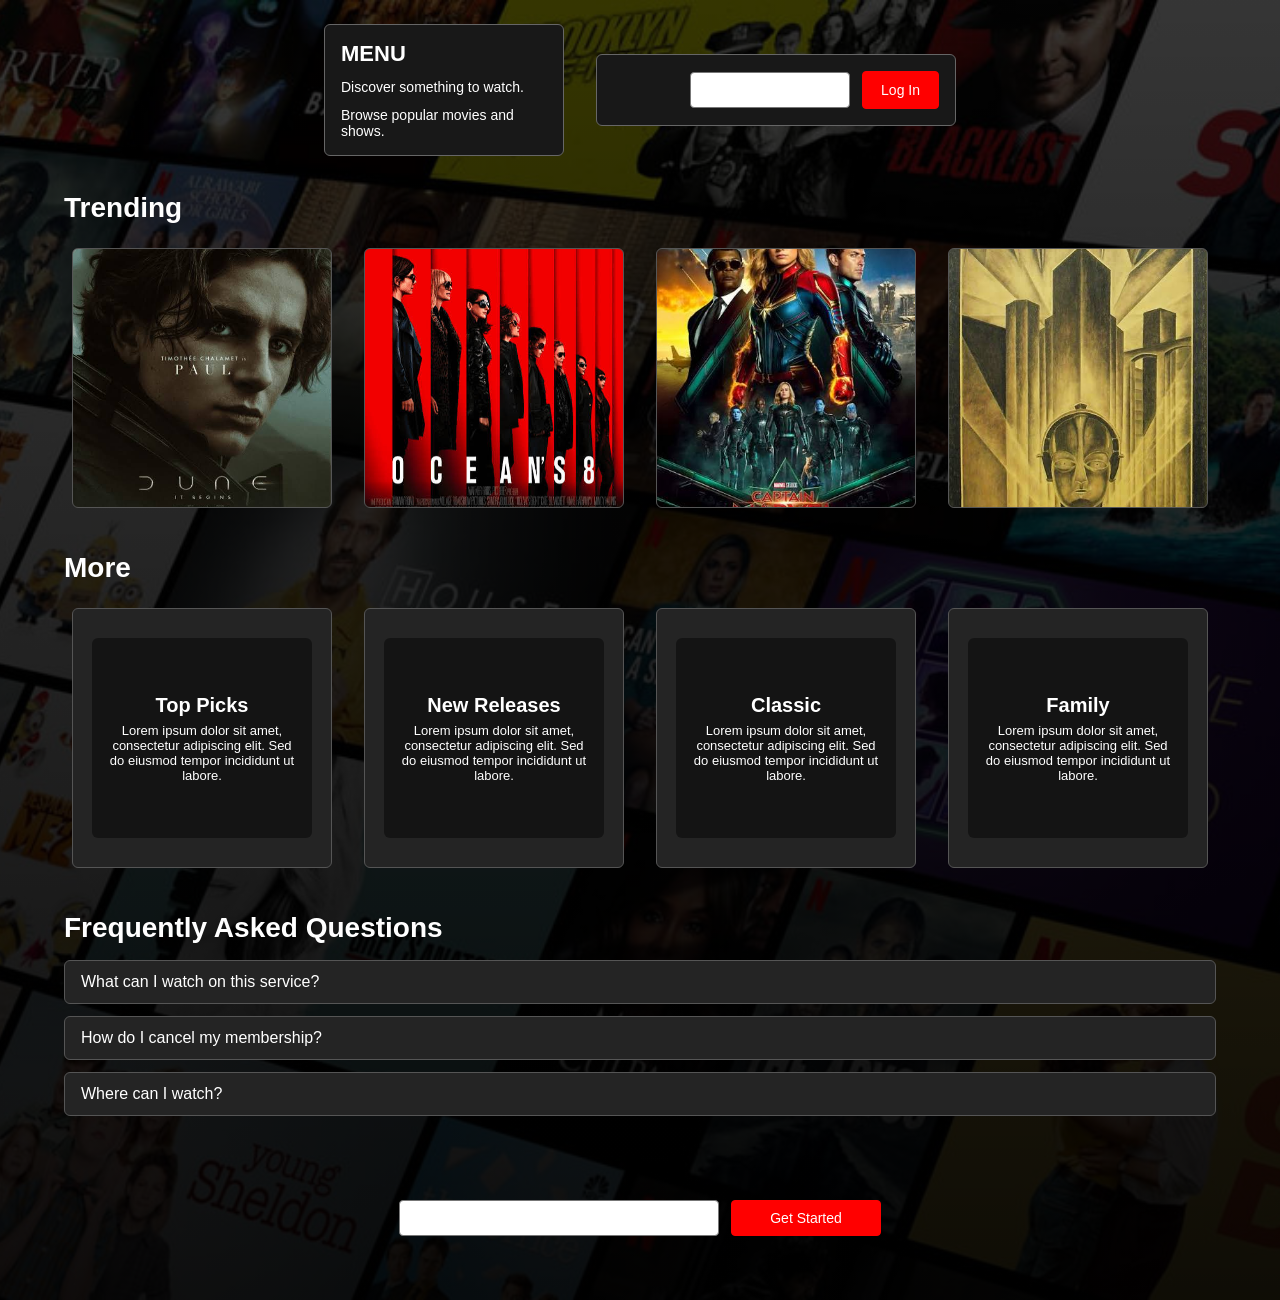
<file: index.html>
<html>
  <head>
    <link rel="stylesheet" href="style.css" />
  </head>
  <body>
    <div class="container1">
      <div class="main-box">
        <div class="menu-box">
          <h1>MENU</h1>
          <p>Discover something to watch.</p>
          <p>Browse popular movies and shows.</p>
        </div>

        <div class="login-box">
          <input/>
          <isnput/>
          <button>Log In</button>
        </div>
      </div>

      <div class="trending-section">
        <h1>Trending</h1>
        <div class="trending-cards">
          <div class="movie-card movie-1"></div>
          <div class="movie-card movie-2"></div>
          <div class="movie-card movie-3"></div>
          <div class="movie-card movie-4"></div>
        </div>
      </div>
      <div class="more-section">
        <h1>More</h1>
        <div class="more-cards">
          <div class="content-card">
            <div class="card-text">
              <h3>Top Picks</h3>
              <p>Lorem ipsum dolor sit amet, consectetur adipiscing elit. Sed do eiusmod tempor incididunt ut labore.</p>
            </div>
          </div>
          <div class="content-card">
            <div class="card-text">
              <h3>New Releases</h3>
              <p>Lorem ipsum dolor sit amet, consectetur adipiscing elit. Sed do eiusmod tempor incididunt ut labore.</p>
            </div>
          </div>
          <div class="content-card">
            <div class="card-text">
              <h3>Classic</h3>
              <p>Lorem ipsum dolor sit amet, consectetur adipiscing elit. Sed do eiusmod tempor incididunt ut labore.</p>
            </div>
          </div>
          <div class="content-card">
            <div class="card-text">
              <h3>Family</h3>
              <p>Lorem ipsum dolor sit amet, consectetur adipiscing elit. Sed do eiusmod tempor incididunt ut labore.</p>
            </div>
          </div>
        </div>
      </div>

      <div class="freq-section">
        <h1>Frequently Asked Questions</h1>
        <div class="freq-boxes">
          <div class="freq-box">
            <p>What can I watch on this service?</p>
          </div>
          <div class="freq-box">
            <p>How do I cancel my membership?</p>
          </div>
          <div class="freq-box">
            <p>Where can I watch?</p>
          </div>
        </div>
      </div>

      <div class="bottom-section">
        <input />
        <button>Get Started</button>
      </div>
    </div>
  </body>
</html
</file>
<file: style.css>
* {
  box-sizing: border-box;
  margin: 0;
  padding: 0;
}



body {
  margin: 0;
  font-family: Arial, sans-serif;
  background-image:
    linear-gradient(rgba(0, 0, 0, 0.72), rgba(0, 0, 0, 0.92)),
    url("./bgnetflix.jpg");
  background-size: cover;
  background-position: center;
  background-repeat: no-repeat;
  background-color: black;
  color: white;
}

.container1 {
  display: flex;
  flex-direction: column;
  width: 1200px;
  min-height: 900px;
  margin: 0 auto;
  padding: 24px;
}

.main-box {
  display: flex;
  flex-wrap: wrap;
  justify-content: center;
  align-items: center;
  gap: 20px;
  margin: 0 0 36px;
}

.menu-box,
.login-box {
  display: flex;
  flex-wrap: wrap;
  align-items: center;
  gap: 12px;
  padding: 16px;
  border: 1px solid #666666;
  border-radius: 6px;
  background-color: #181818;
}

.menu-box {
  width: 240px;
}
.menu-box h1 {
  width: 220px;
  margin: 0;
  font-size: 22px;
}

.menu-box p {
  margin: 0;
  font-size: 14px;
}

.login-box {
  justify-content: flex-end;
  width: 360px;
  margin-left: 12px;
}

input {
  width: 160px;
  height: 36px;
  padding: 8px;
  border: 1px solid #777777;
  border-radius: 4px;
  background-color: white;
}

button {
  padding: 10px 18px;
  border: 1px solid red;
  border-radius: 4px;
  background-color: red;
  color:white;
  font-size: 14px;
  
}

.trending-section,
.more-section,
.freq-section {
  margin: 0 0 36px;
}

.trending-section h1,
.more-section h1,
.freq-section h1 {
  margin: 0 0 16px;
  font-size: 28px;
}

.trending-cards,
.more-cards {
  display: flex;
  flex-wrap: wrap;
  justify-content: space-between;
  align-items: center;
  gap: 16px;
  padding: 8px;
}

.movie-card,
.content-card {
  display: flex;
  justify-content: center;
  align-items: center;
  height: 130px;
  padding: 16px;
  border: 1px solid #555555;
  border-radius: 6px;
  background-color: #242424;
  color: white;
  font-size: 16px;
  text-align: center;
}

.movie-card {
  width: 260px;
  height: 260px;
  background-position: center;
  background-repeat: no-repeat;
  border: 1px solid #555555;
  border-radius: 6px;
}

.movie-1 {
  background-image: url("./images.jpg");
  background-size: cover;
}

.movie-2 {
  background-image: url("./images (1).jpg");
  background-size: cover;
}

.movie-3 {
  background-image: url("./images (2).jpg");
  background-size: cover;
}

.movie-4 {
  background-image: url("./images (3).jpg");
  background-size: cover;
}

.content-card {
  display: flex;
  align-items: center;
  justify-content: center;
  width: 260px;
  height: 260px;
  padding: 18px;
  box-sizing: border-box;
}

.card-text {
  display: flex;
  flex-direction: column;
  justify-content: center;
  align-items: center;
  text-align: center;
  background: rgba(0, 0, 0, 0.45);
  padding: 10px 12px;
  border-radius: 6px;
  width: 220px;
  height: 200px;
  margin: 0;
}

.card-text h3 {
  margin: 0 0 6px;
  font-size: 20px;
}

.card-text p {
  margin: 0;
  color: white;
  font-size: 13px;
}

.freq-boxes {
  display: flex;
  flex-direction: column;
  gap: 12px;
  margin: 8px 0;
}

.freq-box {
  height: 44px;
  display: flex;
  align-items: center;
  justify-content: flex-start;
  padding: 16px;
  border: 1px solid #555555;
  border-radius: 6px;
  background-color: #242424;
}

.freq-box p {
  margin: 0;
  font-size: 16px;
}

.bottom-section {
  display: flex;
  flex-wrap: wrap;
  justify-content: center;
  align-items: center;
  gap: 12px;
  width: 560px;
  margin: 24px;
  padding: 16px;
  margin-left: 0;
  margin-right: 0;
  align-self: center;
}

.bottom-section input {
  width: 320px;
  height: 36px;
}

.bottom-section button {
  display: flex;
  align-items: center;
  justify-content: center;
  width: 150px;
  height: 36px;
  padding: 0 18px;
}
</file>
<file: stylee.css>
* {
  box-sizing: border-box;
  margin: 0;
  padding: 0;
}



body {
  margin: 0;
  font-family: Arial, sans-serif;
  background-image:
    linear-gradient(rgba(0, 0, 0, 0.72), rgba(0, 0, 0, 0.92)),
    url("./bgnetflix.jpg");
  background-size: cover;
  background-position: center;
  background-repeat: no-repeat;
  background-color: black;
  color: white;
}

.container1 {
  display: flex;
  flex-direction: column;
  width: 1200px;
  min-height: 900px;
  margin: 0 auto;
  padding: 24px;
}

.main-box {
  display: flex;
  flex-wrap: wrap;
  justify-content: center;
  align-items: center;
  gap: 20px;
  margin: 0 0 36px;
}

.menu-box,
.login-box {
  display: flex;
  flex-wrap: wrap;
  align-items: center;
  gap: 12px;
  padding: 16px;
  border: 1px solid #666666;
  border-radius: 6px;
  background-color: #181818;
}

.menu-box {
  width: 240px;
}
.menu-box h1 {
  width: 220px;
  margin: 0;
  font-size: 22px;
}

.menu-box p {
  margin: 0;
  font-size: 14px;
}

.login-box {
  justify-content: flex-end;
  width: 360px;
  margin-left: 12px;
}

input {
  width: 160px;
  height: 36px;
  padding: 8px;
  border: 1px solid #777777;
  border-radius: 4px;
  background-color: white;
}

button {
  padding: 10px 18px;
  border: 1px solid red;
  border-radius: 4px;
  background-color: red;
  color:white;
  font-size: 14px;
  
}

.trending-section,
.more-section,
.freq-section {
  margin: 0 0 36px;
}

.trending-section h1,
.more-section h1,
.freq-section h1 {
  margin: 0 0 16px;
  font-size: 28px;
}

.trending-cards,
.more-cards {
  display: flex;
  flex-wrap: wrap;
  justify-content: space-between;
  align-items: center;
  gap: 16px;
  padding: 8px;
}

.movie-card,
.content-card {
  display: flex;
  justify-content: center;
  align-items: center;
  height: 130px;
  padding: 16px;
  border: 1px solid #555555;
  border-radius: 6px;
  background-color: #242424;
  color: white;
  font-size: 16px;
  text-align: center;
}

.movie-card {
  width: 260px;
  height: 260px;
  background-position: center;
  background-repeat: no-repeat;
  border: 1px solid #555555;
  border-radius: 6px;
}

.movie-1 {
  background-image: url("./images.jpg");
  background-size: cover;
}

.movie-2 {
  background-image: url("./images (1).jpg");
  background-size: cover;
}

.movie-3 {
  background-image: url("./images (2).jpg");
  background-size: cover;
}

.movie-4 {
  background-image: url("./images (3).jpg");
  background-size: cover;
}

.content-card {
  display: flex;
  align-items: center;
  justify-content: center;
  width: 260px;
  height: 260px;
  padding: 18px;
  box-sizing: border-box;
}

.card-text {
  display: flex;
  flex-direction: column;
  justify-content: center;
  align-items: center;
  text-align: center;
  background: rgba(0, 0, 0, 0.45);
  padding: 10px 12px;
  border-radius: 6px;
  width: 220px;
  height: 200px;
  margin: 0;
}

.card-text h3 {
  margin: 0 0 6px;
  font-size: 20px;
}

.card-text p {
  margin: 0;
  color: white;
  font-size: 13px;
}

.freq-boxes {
  display: flex;
  flex-direction: column;
  gap: 12px;
  margin: 8px 0;
}

.freq-box {
  height: 44px;
  display: flex;
  align-items: center;
  justify-content: flex-start;
  padding: 16px;
  border: 1px solid #555555;
  border-radius: 6px;
  background-color: #242424;
}

.freq-box p {
  margin: 0;
  font-size: 16px;
}

.bottom-section {
  display: flex;
  flex-wrap: wrap;
  justify-content: center;
  align-items: center;
  gap: 12px;
  width: 560px;
  margin: 24px;
  padding: 16px;
  margin-left: 0;
  margin-right: 0;
  align-self: center;
}

.bottom-section input {
  width: 320px;
  height: 36px;
}

.bottom-section button {
  display: flex;
  align-items: center;
  justify-content: center;
  width: 150px;
  height: 36px;
  padding: 0 18px;
}
</file>
